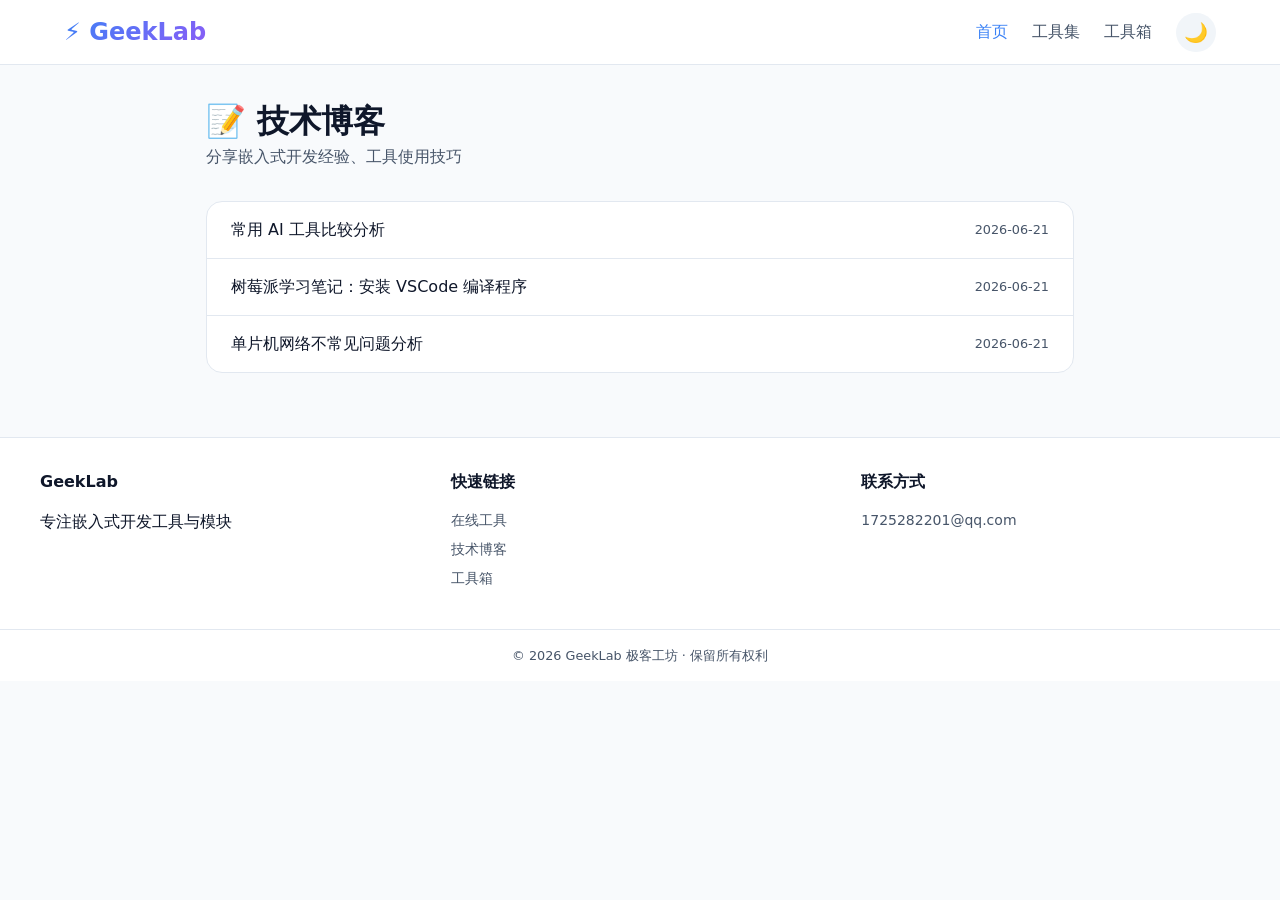
<file: index.html>
<!DOCTYPE html>
<html lang="zh-CN">
<head>
    <meta charset="UTF-8">
    <meta name="viewport" content="width=device-width, initial-scale=1.0, viewport-fit=cover">
    <meta name="description" content="GeekLab极客工坊 - 嵌入式开发技术博客，分享开发经验与工具使用技巧">
    <meta name="keywords" content="嵌入式,开发工具,技术博客,AI编程,树莓派,单片机">
    <meta name="author" content="GeekLab">
    <title>GeekLab极客工坊 | 技术博客</title>
    <link rel="icon" type="image/svg+xml" href="assets/images/logo.svg">
    <link rel="stylesheet" href="assets/css/style.css">
    <style>
        .blog-container { max-width: 900px; margin: 2rem auto; padding: 0 1rem; }
        .blog-list-page { background: var(--card-bg); border: 1px solid var(--border-color); border-radius: 1rem; overflow: hidden; }
        .blog-item { display: flex; justify-content: space-between; align-items: center; padding: 1rem 1.5rem; border-bottom: 1px solid var(--border-color); text-decoration: none; color: var(--text-primary); transition: background 0.2s; }
        .blog-item:last-child { border-bottom: none; }
        .blog-item:hover { background: var(--tool-bg); }
        .blog-title { font-weight: 500; }
        .blog-date { color: var(--text-secondary); font-size: 0.8rem; }
        .pagination { display: flex; justify-content: center; gap: 0.5rem; margin-top: 2rem; }
        .page-btn { padding: 0.5rem 1rem; background: var(--tool-bg); border: 1px solid var(--border-color); border-radius: 0.5rem; text-decoration: none; color: var(--text-primary); }
        .page-btn.active { background: var(--primary); color: white; border-color: var(--primary); }
    </style>
</head>
<body>
    <div class="navbar">
        <div class="container nav-content">
            <div class="logo">⚡ GeekLab</div>
            <div class="nav-links">
                <a href="index.html" class="active">首页</a>
                <a href="tools/hex-converter.html">工具集</a>
                <a href="tools.html">工具箱</a>
                <button class="theme-toggle" id="themeToggle" aria-label="切换主题">🌙</button>
            </div>
            <button class="mobile-menu-btn" id="mobileMenuBtn" aria-label="菜单">☰</button>
        </div>
    </div>

    <div class="blog-container">
        <h1>📝 技术博客</h1>
        <p style="color:var(--text-secondary); margin-bottom:2rem;">分享嵌入式开发经验、工具使用技巧</p>

        <div class="blog-list-page" id="blogList"></div>

        <div class="pagination" id="pagination"></div>
    </div>

    <footer>
        <div class="container footer-content">
            <div class="footer-section">
                <h4>GeekLab</h4>
                <p>专注嵌入式开发工具与模块</p>
            </div>
            <div class="footer-section">
                <h4>快速链接</h4>
                <a href="tools/hex-converter.html">在线工具</a>
                <a href="index.html">技术博客</a>
                <a href="tools.html">工具箱</a>
            </div>
            <div class="footer-section">
                <h4>联系方式</h4>
                <a href="mailto:1725282201@qq.com">1725282201@qq.com</a>
            </div>
        </div>
        <div class="footer-bottom">
            <div class="container">
                © 2026 GeekLab 极客工坊 · 保留所有权利
            </div>
        </div>
    </footer>

    <script src="assets/js/main.js"></script>
    <script>
        const blogPosts = [
            { title: "常用 AI 工具比较分析", date: "2026-06-21", url: "blog/posts/ai-debug-tools.html", category: "工具教程" },
            { title: "树莓派学习笔记：安装 VSCode 编译程序", date: "2026-06-21", url: "blog/posts/raspberry-pi-notes.html", category: "硬件开发" },
            { title: "单片机网络不常见问题分析", date: "2026-06-21", url: "blog/posts/mcu-network-issues.html", category: "编程技术" }
        ];

        const postsPerPage = 5;
        let currentPage = 1;

        function renderBlogList() {
            const start = (currentPage - 1) * postsPerPage;
            const end = start + postsPerPage;
            const pagePosts = blogPosts.slice(start, end);

            const container = document.getElementById('blogList');
            container.innerHTML = pagePosts.map(post => `
                <a href="${post.url}" class="blog-item">
                    <span class="blog-title">${post.title}</span>
                    <span class="blog-date">${post.date}</span>
                </a>
            `).join('');

            renderPagination();
        }

        function renderPagination() {
            const totalPages = Math.ceil(blogPosts.length / postsPerPage);
            const container = document.getElementById('pagination');
            if (totalPages <= 1) {
                container.innerHTML = '';
                return;
            }

            let html = '';
            for (let i = 1; i <= totalPages; i++) {
                html += `<a href="#" class="page-btn ${i === currentPage ? 'active' : ''}" data-page="${i}">${i}</a>`;
            }
            container.innerHTML = html;

            document.querySelectorAll('.page-btn').forEach(btn => {
                btn.addEventListener('click', (e) => {
                    e.preventDefault();
                    currentPage = parseInt(btn.getAttribute('data-page'));
                    renderBlogList();
                    window.scrollTo(0, 0);
                });
            });
        }

        renderBlogList();
    </script>
</body>
</html>
</file>
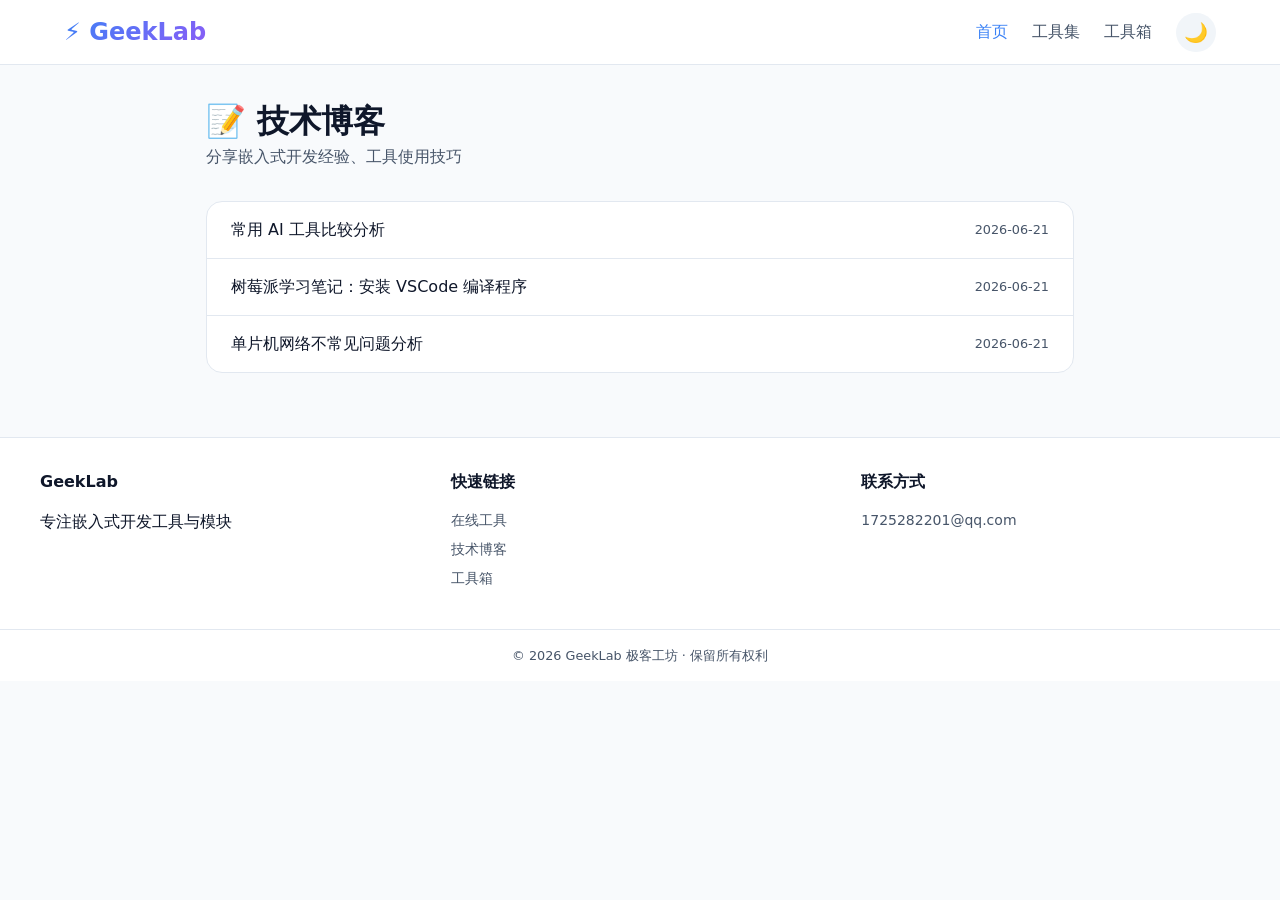
<file: blog/index.html>
<!DOCTYPE html>
<html lang="zh-CN">
<head>
    <meta charset="UTF-8">
    <meta http-equiv="refresh" content="0; url=../index.html">
    <link rel="canonical" href="../index.html">
    <title>跳转中... | GeekLab</title>
</head>
<body>
    <p>正在跳转到 <a href="../index.html">首页</a>...</p>
</body>
</html>
</file>
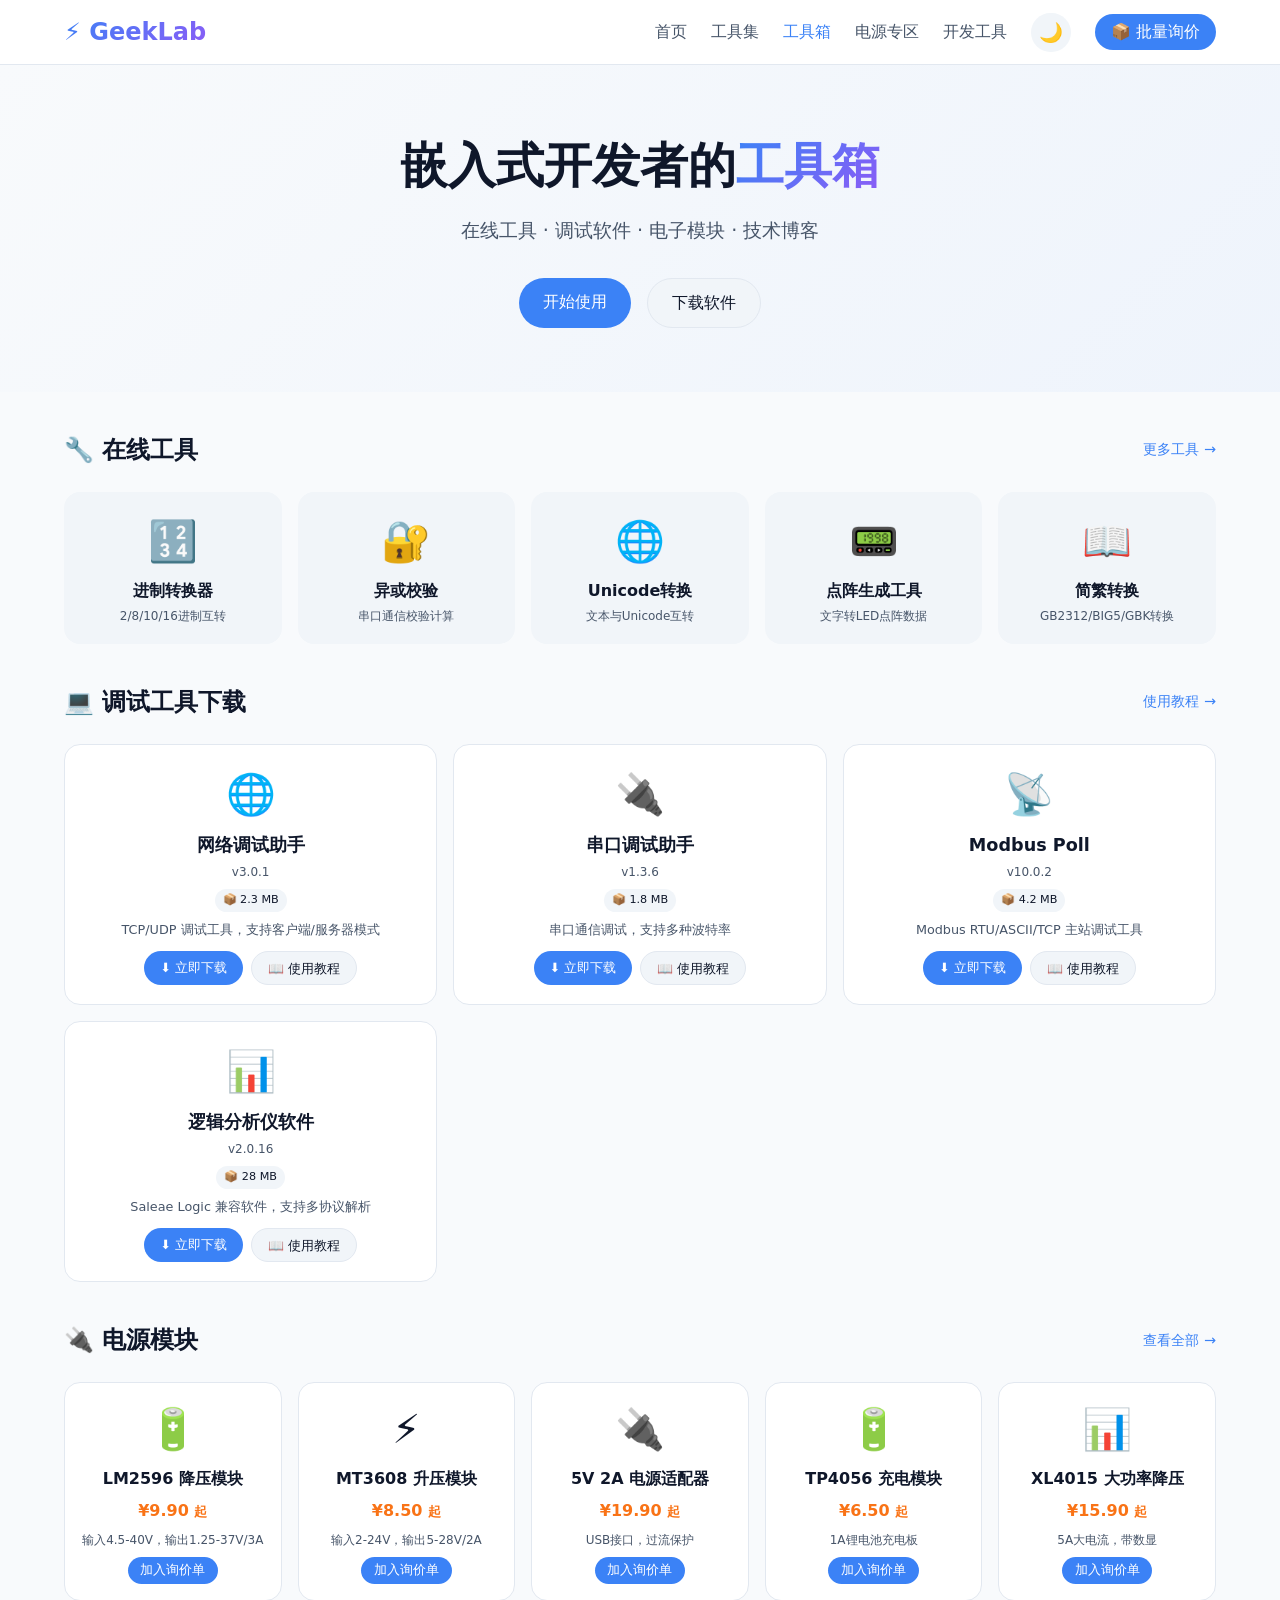
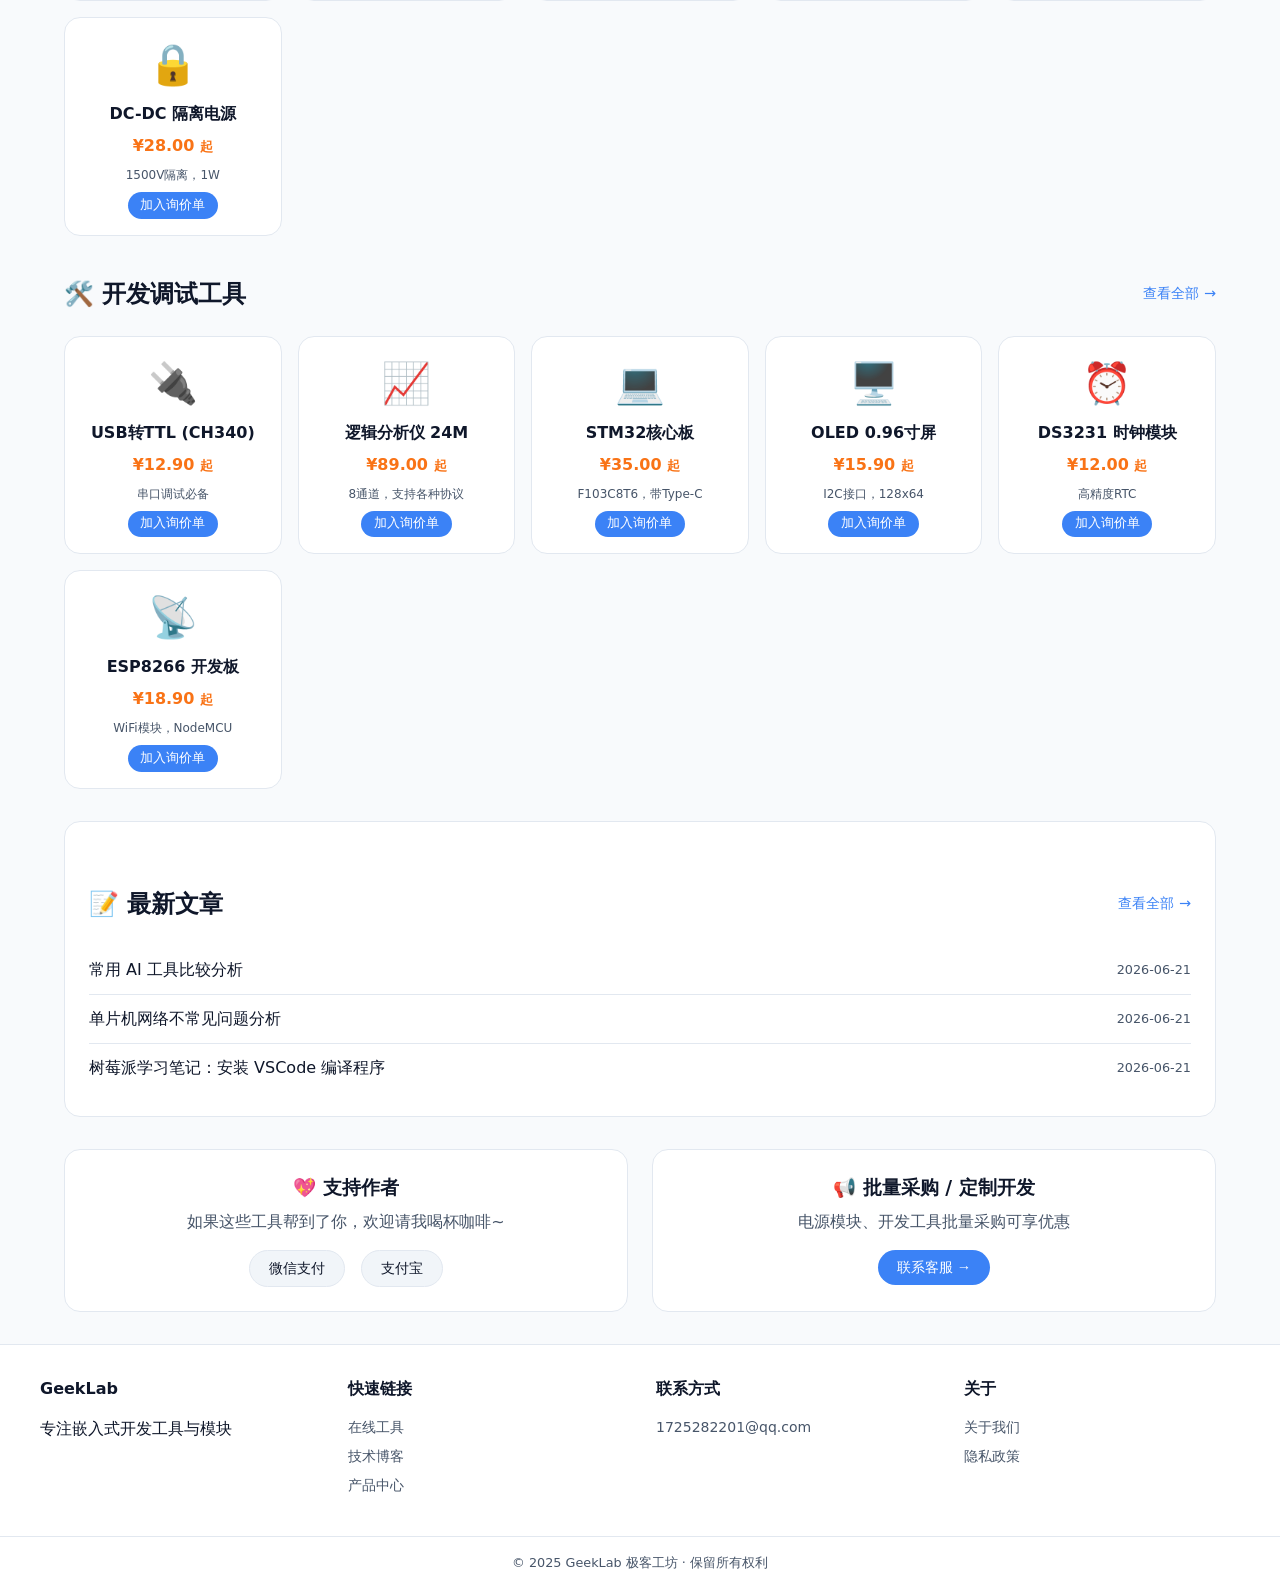
<file: tools.html>
<!DOCTYPE html>
<html lang="zh-CN">
<head>
    <meta charset="UTF-8">
    <meta name="viewport" content="width=device-width, initial-scale=1.0, viewport-fit=cover">
    <meta name="description" content="GeekLab极客工坊 - 嵌入式开发者的工具箱，提供在线转换工具、调试软件下载、电子模块销售">
    <meta name="keywords" content="嵌入式,开发工具,串口调试,进制转换,电源模块,STM32">
    <meta name="author" content="GeekLab">
    <title>GeekLab极客工坊 | 嵌入式开发工具与商城</title>
    <link rel="icon" type="image/svg+xml" href="assets/images/logo.svg">
    <link rel="stylesheet" href="assets/css/style.css">
</head>
<body>
    <div class="navbar">
        <div class="container nav-content">
            <div class="logo">⚡ GeekLab</div>
            <div class="nav-links">
                <a href="index.html">首页</a>
                <a href="tools/hex-converter.html">工具集</a>
                <a href="tools.html" class="active">工具箱</a>
                <a href="#products">电源专区</a>
                <a href="#dev-tools">开发工具</a>
                <button class="theme-toggle" id="themeToggle" aria-label="切换主题">🌙</button>
                <a href="#" class="sponsor-btn" id="inquiryBtn">📦 批量询价</a>
            </div>
            <button class="mobile-menu-btn" id="mobileMenuBtn" aria-label="菜单">☰</button>
        </div>
    </div>

    <main>
        <!-- Hero 区域 -->
        <section class="hero">
            <div class="container hero-content">
                <h1>嵌入式开发者的<span class="gradient-text">工具箱</span></h1>
                <p>在线工具 · 调试软件 · 电子模块 · 技术博客</p>
                <div class="hero-buttons">
                    <a href="#tools" class="btn-primary">开始使用</a>
                    <a href="#downloads" class="btn-secondary">下载软件</a>
                </div>
            </div>
        </section>

        <div class="container">
            <!-- 在线工具模块 -->
            <section id="tools">
                <div class="section-title">
                    <h2>🔧 在线工具</h2>
                    <a href="tools/hex-converter.html" class="section-link">更多工具 →</a>
                </div>
                <div class="tools-grid">
                    <a href="tools/hex-converter.html" class="tool-card">
                        <div class="tool-icon">🔢</div>
                        <div class="tool-name">进制转换器</div>
                        <div class="tool-desc">2/8/10/16进制互转</div>
                    </a>
                    <a href="tools/xor-check.html" class="tool-card">
                        <div class="tool-icon">🔐</div>
                        <div class="tool-name">异或校验</div>
                        <div class="tool-desc">串口通信校验计算</div>
                    </a>
                    <a href="tools/unicode.html" class="tool-card">
                        <div class="tool-icon">🌐</div>
                        <div class="tool-name">Unicode转换</div>
                        <div class="tool-desc">文本与Unicode互转</div>
                    </a>
                    <a href="tools/dot-matrix.html" class="tool-card">
                        <div class="tool-icon">📟</div>
                        <div class="tool-name">点阵生成工具</div>
                        <div class="tool-desc">文字转LED点阵数据</div>
                    </a>
                    <a href="tools/chinese-conv.html" class="tool-card">
                        <div class="tool-icon">📖</div>
                        <div class="tool-name">简繁转换</div>
                        <div class="tool-desc">GB2312/BIG5/GBK转换</div>
                    </a>
                </div>
            </section>

            <!-- 调试工具下载模块 -->
            <section id="downloads">
                <div class="section-title">
                    <h2>💻 调试工具下载</h2>
                    <a href="tutorial/index.html" class="section-link">使用教程 →</a>
                </div>
                <div class="download-grid" id="downloadTools"></div>
            </section>

            <!-- 电源模块 -->
            <section id="products">
                <div class="section-title">
                    <h2>🔌 电源模块</h2>
                    <a href="#" class="section-link">查看全部 →</a>
                </div>
                <div class="products-grid" id="powerProducts"></div>
            </section>

            <!-- 开发工具 -->
            <section id="dev-tools">
                <div class="section-title">
                    <h2>🛠️ 开发调试工具</h2>
                    <a href="#" class="section-link">查看全部 →</a>
                </div>
                <div class="products-grid" id="devProducts"></div>
            </section>

            <!-- 最新博客 -->
            <section class="blog-list">
                <div class="section-title">
                    <h2>📝 最新文章</h2>
                    <a href="index.html" class="section-link">查看全部 →</a>
                </div>
                <div id="blogList"></div>
            </section>

            <!-- 打赏 + 批量采购 -->
            <div class="action-row">
                <div class="card">
                    <h3>💖 支持作者</h3>
                    <p>如果这些工具帮到了你，欢迎请我喝杯咖啡~</p>
                    <div class="donate-buttons">
                        <button class="donate-btn" id="wechatBtn">微信支付</button>
                        <button class="donate-btn" id="alipayBtn">支付宝</button>
                    </div>
                </div>
                <div class="card">
                    <h3>📢 批量采购 / 定制开发</h3>
                    <p>电源模块、开发工具批量采购可享优惠</p>
                    <button id="batchInquiryBtn" class="ad-btn">联系客服 →</button>
                </div>
            </div>
        </div>
    </main>

    <footer>
        <div class="container footer-content">
            <div class="footer-section">
                <h4>GeekLab</h4>
                <p>专注嵌入式开发工具与模块</p>
            </div>
            <div class="footer-section">
                <h4>快速链接</h4>
                <a href="tools/index.html">在线工具</a>
                <a href="index.html">技术博客</a>
                <a href="#products">产品中心</a>
            </div>
            <div class="footer-section">
                <h4>联系方式</h4>
                <a href="mailto:1725282201@qq.com">1725282201@qq.com</a>
            </div>
            <div class="footer-section">
                <h4>关于</h4>
                <a href="#">关于我们</a>
                <a href="#">隐私政策</a>
            </div>
        </div>
        <div class="footer-bottom">
            <div class="container">
                © 2025 GeekLab 极客工坊 · 保留所有权利
            </div>
        </div>
    </footer>

    <!-- 询价弹窗 -->
    <div id="inquiryModal" class="modal">
        <div class="modal-content">
            <h3>📋 批量采购询价</h3>
            <input type="text" id="inquiryName" placeholder="您的姓名 / 公司">
            <input type="email" id="inquiryEmail" placeholder="电子邮箱">
            <textarea id="inquiryMsg" rows="3" placeholder="请说明需求（产品名称、数量等）"></textarea>
            <div class="modal-buttons">
                <button id="submitInquiry">提交询价</button>
                <button id="closeModal" class="secondary">取消</button>
            </div>
        </div>
    </div>

    <!-- 打赏弹窗 -->
    <div id="donateModal" class="modal">
        <div class="modal-content donate-modal">
            <h3>☕ 感谢支持</h3>
            <p>扫描下方二维码，请作者喝杯咖啡~</p>
            <div class="qr-codes">
                <div class="qr-item">
                    <img src="assets/images/wechat-qr.png" alt="微信收款码" class="qr-code" id="wechatQR">
                    <span>微信支付</span>
                </div>
                <div class="qr-item">
                    <img src="assets/images/alipay-qr.png" alt="支付宝收款码" class="qr-code" id="alipayQR">
                    <span>支付宝</span>
                </div>
            </div>
            <button id="closeDonateModal" class="close-btn">关闭</button>
        </div>
    </div>

    <script src="assets/js/main.js"></script>
</body>
</html>
</file>
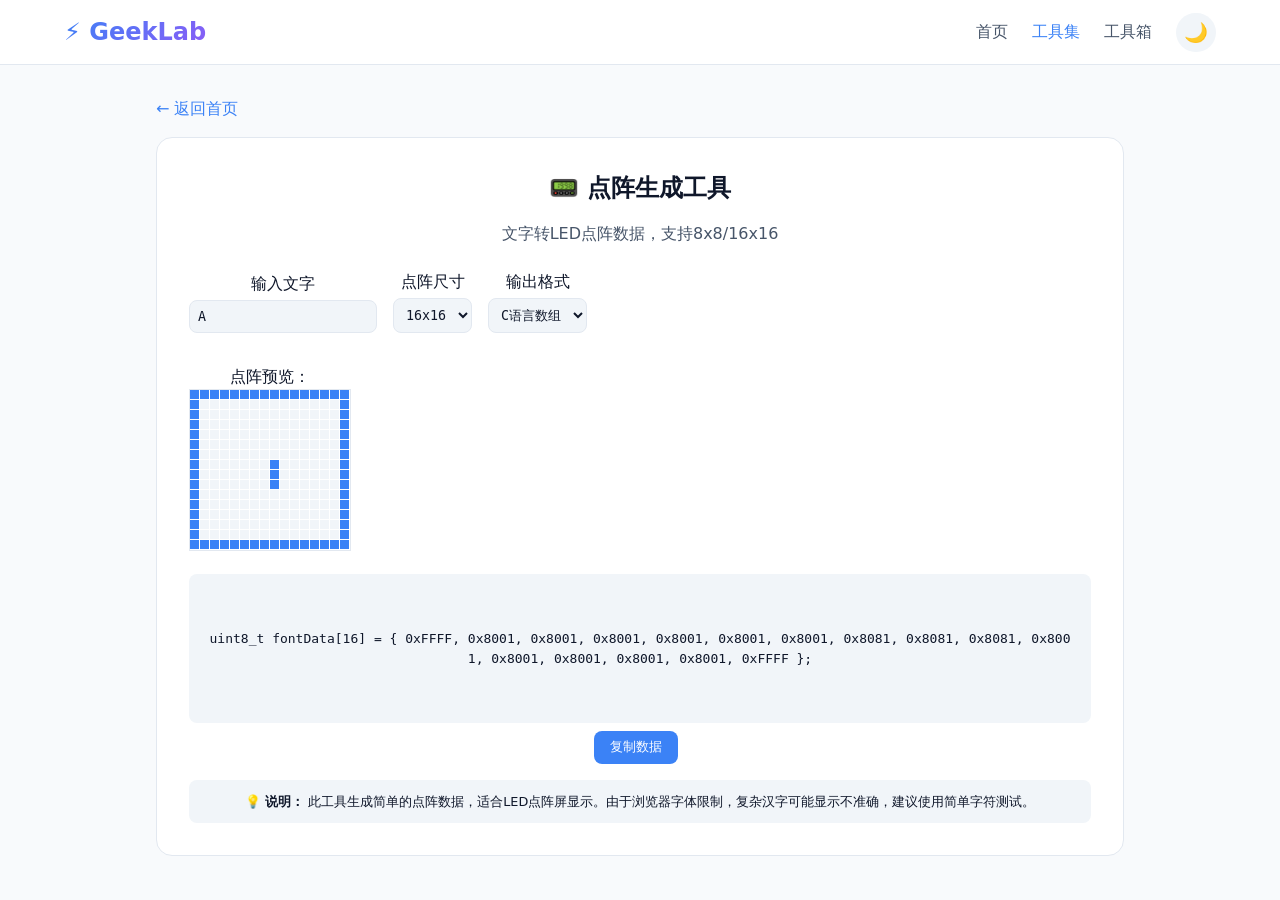
<file: tools/dot-matrix.html>
<!DOCTYPE html>
<html lang="zh-CN">
<head>
    <meta charset="UTF-8">
    <meta name="viewport" content="width=device-width, initial-scale=1.0">
    <title>点阵生成工具 | GeekLab</title>
    <link rel="icon" type="image/svg+xml" href="../assets/images/logo.svg">
    <link rel="stylesheet" href="../assets/css/style.css">
    <style>
        .tool-container { max-width: 1000px; margin: 2rem auto; padding: 0 1rem; }
        .tool-card { background: var(--card-bg); border: 1px solid var(--border-color); border-radius: 1rem; padding: 2rem; }
        .input-group { margin-bottom: 1rem; }
        .input-group label { display: block; margin-bottom: 0.25rem; font-weight: 500; }
        .input-group input, .input-group select { padding: 0.5rem; background: var(--tool-bg); border: 1px solid var(--border-color); border-radius: 0.5rem; color: var(--text-primary); }
        .row { display: flex; gap: 1rem; flex-wrap: wrap; margin-bottom: 1rem; align-items: flex-end; }
        .preview-area { display: flex; gap: 2rem; flex-wrap: wrap; margin: 1rem 0; }
        .dot-matrix { display: inline-block; background: var(--card-bg); border: 1px solid var(--border-color); padding: 0.5rem; }
        .dot-row { display: flex; }
        .dot { width: 20px; height: 20px; margin: 1px; background: var(--tool-bg); }
        .dot.on { background: var(--primary); }
        .output-area { background: var(--tool-bg); border-radius: 0.5rem; padding: 1rem; margin-top: 1rem; font-family: monospace; white-space: pre-wrap; word-break: break-all; }
        .btn-copy { background: var(--primary); color: white; border: none; padding: 0.5rem 1rem; border-radius: 0.5rem; cursor: pointer; margin-top: 0.5rem; }
        @media (max-width: 768px) {
            .dot { width: 12px; height: 12px; }
        }
    </style>
</head>
<body>
    <div class="navbar">
        <div class="container nav-content">
            <div class="logo">⚡ GeekLab</div>
            <div class="nav-links">
                <a href="../index.html">首页</a>
                <a href="hex-converter.html" class="active">工具集</a>
                <a href="../tools.html">工具箱</a>
                <button class="theme-toggle" id="themeToggle">🌙</button>
            </div>
            <button class="mobile-menu-btn">☰</button>
        </div>
    </div>

    <div class="tool-container">
        <a href="../index.html" class="back-link">← 返回首页</a>
        <div class="tool-card">
            <h1 class="tool-title">📟 点阵生成工具</h1>
            <p style="text-align:center; color:var(--text-secondary); margin-bottom:1.5rem;">文字转LED点阵数据，支持8x8/16x16</p>
            
            <div class="row">
                <div class="input-group">
                    <label>输入文字</label>
                    <input type="text" id="inputText" value="A" maxlength="2" placeholder="输入1-2个字符">
                </div>
                <div class="input-group">
                    <label>点阵尺寸</label>
                    <select id="matrixSize">
                        <option value="8">8x8</option>
                        <option value="16" selected>16x16</option>
                    </select>
                </div>
                <div class="input-group">
                    <label>输出格式</label>
                    <select id="outputFormat">
                        <option value="c">C语言数组</option>
                        <option value="hex">十六进制</option>
                        <option value="binary">二进制</option>
                    </select>
                </div>
            </div>
            
            <div class="preview-area">
                <div>
                    <div>点阵预览：</div>
                    <canvas id="dotCanvas" width="160" height="160" style="border:1px solid var(--border-color); background:var(--card-bg);"></canvas>
                </div>
            </div>
            
            <div class="output-area">
                <div id="outputData">-</div>
            </div>
            <button class="btn-copy" id="copyOutput">复制数据</button>
            
            <div style="margin-top:1rem; padding:0.75rem; background:var(--tool-bg); border-radius:0.5rem; font-size:0.8rem;">
                <strong>💡 说明：</strong> 此工具生成简单的点阵数据，适合LED点阵屏显示。由于浏览器字体限制，复杂汉字可能显示不准确，建议使用简单字符测试。
            </div>
        </div>
    </div>

    <script>
        const inputText = document.getElementById('inputText');
        const matrixSize = document.getElementById('matrixSize');
        const outputFormat = document.getElementById('outputFormat');
        const canvas = document.getElementById('dotCanvas');
        const outputData = document.getElementById('outputData');
        const copyBtn = document.getElementById('copyOutput');
        
        let ctx = canvas.getContext('2d');
        
        // 简化的字符点阵映射（仅演示，实际应用需要完整的字库）
        function getCharBitmap(char, size) {
            // 这是一个简化的演示函数，生成简单的图案
            const bitmap = [];
            const rows = size;
            const cols = size;
            
            // 根据字符生成简单图案
            const code = char.charCodeAt(0);
            
            for (let i = 0; i < rows; i++) {
                bitmap[i] = [];
                for (let j = 0; j < cols; j++) {
                    // 用伪随机但确定的方式生成图案
                    const val = (code * (i + 1) * (j + 1)) % 256;
                    bitmap[i][j] = val > 128 ? 1 : 0;
                }
            }
            
            // 为字母生成更有意义的图案
            if (char >= 'A' && char <= 'Z') {
                const letterIndex = char.charCodeAt(0) - 65;
                for (let i = 0; i < rows; i++) {
                    for (let j = 0; j < cols; j++) {
                        // 简单的轮廓效果
                        if (i === 0 || i === rows-1 || j === 0 || j === cols-1) {
                            bitmap[i][j] = 1;
                        } else {
                            bitmap[i][j] = 0;
                        }
                    }
                }
                // 在中间画一个简单的形状
                const center = Math.floor(rows/2);
                bitmap[center][center] = 1;
                bitmap[center-1][center] = 1;
                bitmap[center+1][center] = 1;
            }
            
            return bitmap;
        }
        
        function drawDotMatrix(bitmap, size) {
            canvas.width = size * 10;
            canvas.height = size * 10;
            ctx.fillStyle = getComputedStyle(document.documentElement).getPropertyValue('--card-bg');
            ctx.fillRect(0, 0, canvas.width, canvas.height);
            
            const cellSize = canvas.width / size;
            
            for (let i = 0; i < size; i++) {
                for (let j = 0; j < size; j++) {
                    if (bitmap[i] && bitmap[i][j]) {
                        ctx.fillStyle = getComputedStyle(document.documentElement).getPropertyValue('--primary');
                        ctx.fillRect(j * cellSize, i * cellSize, cellSize - 1, cellSize - 1);
                    } else {
                        ctx.fillStyle = getComputedStyle(document.documentElement).getPropertyValue('--tool-bg');
                        ctx.fillRect(j * cellSize, i * cellSize, cellSize - 1, cellSize - 1);
                    }
                }
            }
        }
        
        function bitmapToArray(bitmap, format, size) {
            const bytes = [];
            for (let i = 0; i < size; i++) {
                let byte = 0;
                for (let j = 0; j < size; j++) {
                    if (bitmap[i] && bitmap[i][j]) {
                        byte |= (1 << (size - 1 - j));
                    }
                }
                bytes.push(byte);
            }
            
            if (format === 'hex') {
                return bytes.map(b => '0x' + b.toString(16).toUpperCase().padStart(2, '0')).join(', ');
            } else if (format === 'binary') {
                return bytes.map(b => b.toString(2).padStart(size, '0')).join(', ');
            } else {
                return `uint8_t fontData[${size}] = { ${bytes.map(b => '0x' + b.toString(16).toUpperCase().padStart(2, '0')).join(', ')} };`;
            }
        }
        
        function generate() {
            let text = inputText.value;
            if (!text) text = 'A';
            const size = parseInt(matrixSize.value);
            const format = outputFormat.value;
            
            const char = text[0];
            const bitmap = getCharBitmap(char, size);
            drawDotMatrix(bitmap, size);
            
            const result = bitmapToArray(bitmap, format, size);
            outputData.textContent = result;
        }
        
        inputText.addEventListener('input', generate);
        matrixSize.addEventListener('change', generate);
        outputFormat.addEventListener('change', generate);
        
        copyBtn.addEventListener('click', () => {
            const text = outputData.textContent;
            if (text && text !== '-') {
                navigator.clipboard.writeText(text);
                alert('已复制');
            }
        });
        
        generate();
    </script>
</body>
</html>
</file>
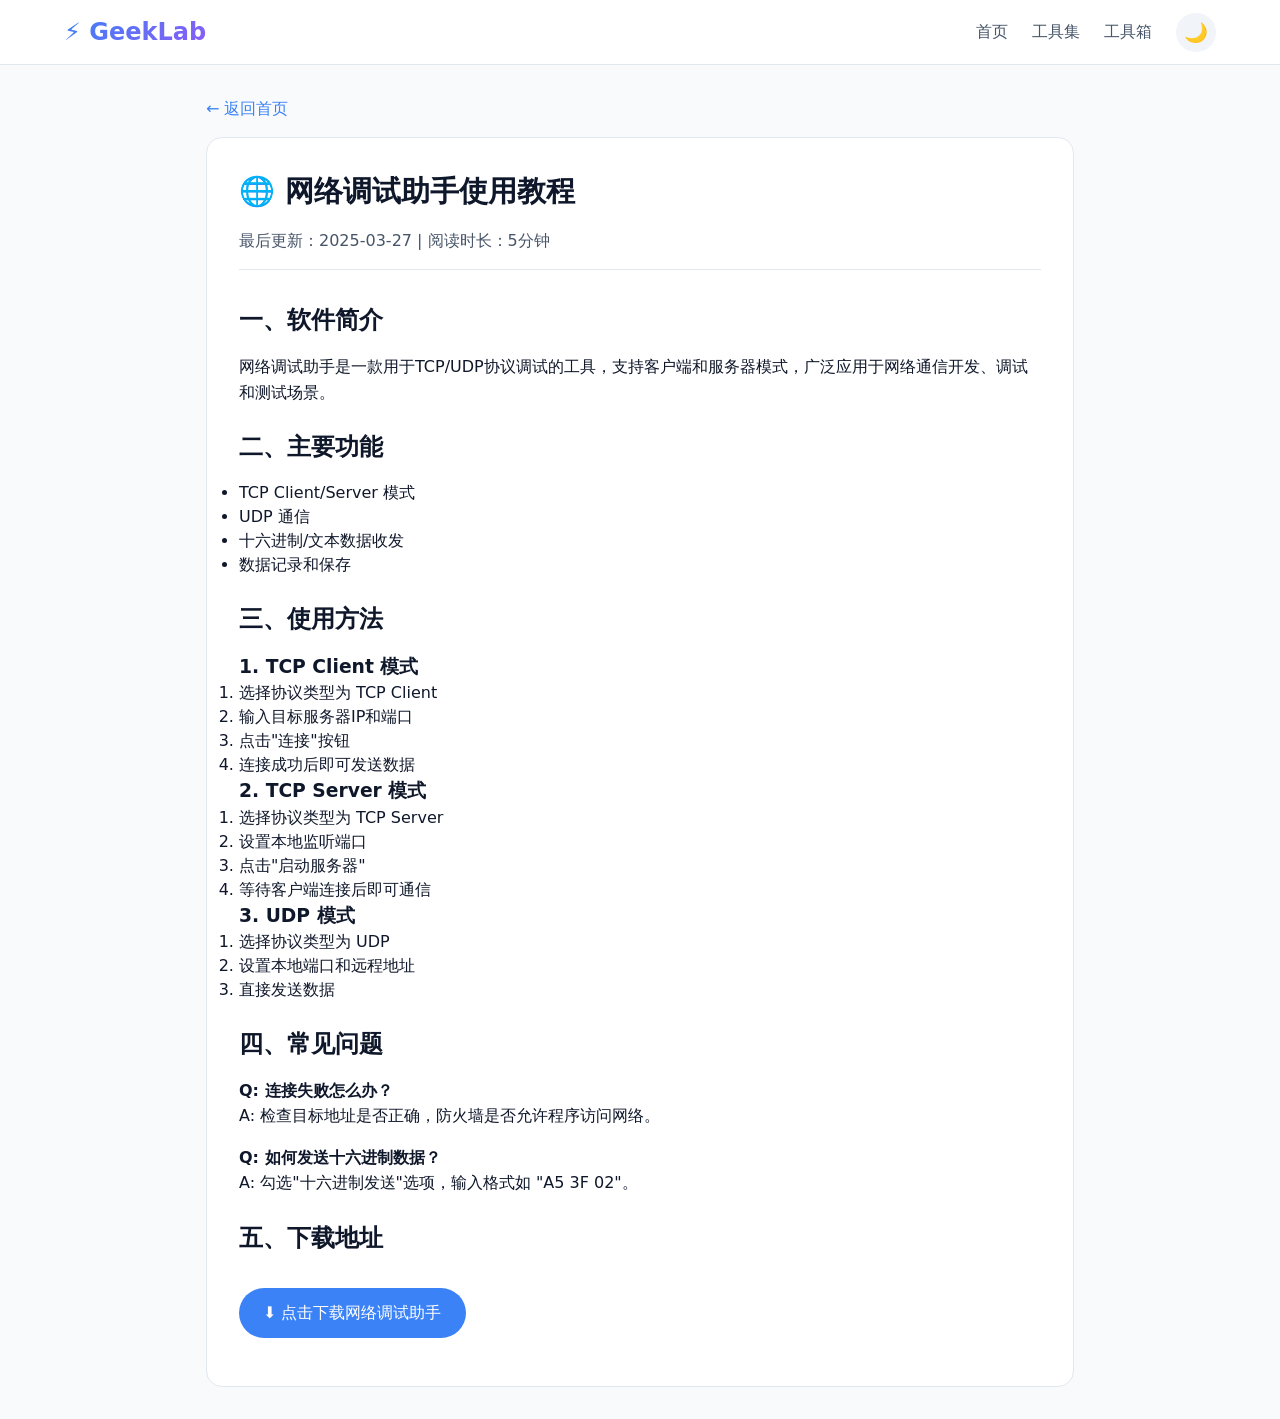
<file: tutorial/net-assist.html>
<!DOCTYPE html>
<html lang="zh-CN">
<head>
    <meta charset="UTF-8">
    <meta name="viewport" content="width=device-width, initial-scale=1.0">
    <title>网络调试助手使用教程 | GeekLab</title>
    <link rel="stylesheet" href="../assets/css/style.css">
    <style>
        .tutorial-container { max-width: 900px; margin: 2rem auto; padding: 0 1rem; }
        .tutorial-card { background: var(--card-bg); border: 1px solid var(--border-color); border-radius: 1rem; padding: 2rem; }
        .tutorial-title { font-size: 1.8rem; margin-bottom: 1rem; }
        .tutorial-meta { color: var(--text-secondary); margin-bottom: 2rem; padding-bottom: 1rem; border-bottom: 1px solid var(--border-color); }
        .tutorial-content h2 { margin: 1.5rem 0 1rem; }
        .tutorial-content p { margin: 1rem 0; line-height: 1.6; }
        .tutorial-content pre { background: var(--tool-bg); padding: 1rem; border-radius: 0.5rem; overflow-x: auto; margin: 1rem 0; }
        .tutorial-content img { max-width: 100%; border-radius: 0.5rem; }
    </style>
</head>
<body>
    <div class="navbar">
        <div class="container nav-content">
            <div class="logo">⚡ GeekLab</div>
            <div class="nav-links">
                <a href="../index.html">首页</a>
                <a href="../tools/hex-converter.html">工具集</a>
                <a href="../tools.html">工具箱</a>
                <button class="theme-toggle" id="themeToggle">🌙</button>
            </div>
            <button class="mobile-menu-btn">☰</button>
        </div>
    </div>

    <div class="tutorial-container">
        <a href="../index.html" class="back-link">← 返回首页</a>
        <div class="tutorial-card">
            <h1 class="tutorial-title">🌐 网络调试助手使用教程</h1>
            <div class="tutorial-meta">最后更新：2025-03-27 | 阅读时长：5分钟</div>
            <div class="tutorial-content">
                <h2>一、软件简介</h2>
                <p>网络调试助手是一款用于TCP/UDP协议调试的工具，支持客户端和服务器模式，广泛应用于网络通信开发、调试和测试场景。</p>
                
                <h2>二、主要功能</h2>
                <ul>
                    <li>TCP Client/Server 模式</li>
                    <li>UDP 通信</li>
                    <li>十六进制/文本数据收发</li>
                    <li>数据记录和保存</li>
                </ul>
                
                <h2>三、使用方法</h2>
                <h3>1. TCP Client 模式</h3>
                <ol>
                    <li>选择协议类型为 TCP Client</li>
                    <li>输入目标服务器IP和端口</li>
                    <li>点击"连接"按钮</li>
                    <li>连接成功后即可发送数据</li>
                </ol>
                
                <h3>2. TCP Server 模式</h3>
                <ol>
                    <li>选择协议类型为 TCP Server</li>
                    <li>设置本地监听端口</li>
                    <li>点击"启动服务器"</li>
                    <li>等待客户端连接后即可通信</li>
                </ol>
                
                <h3>3. UDP 模式</h3>
                <ol>
                    <li>选择协议类型为 UDP</li>
                    <li>设置本地端口和远程地址</li>
                    <li>直接发送数据</li>
                </ol>
                
                <h2>四、常见问题</h2>
                <p><strong>Q: 连接失败怎么办？</strong><br>
                A: 检查目标地址是否正确，防火墙是否允许程序访问网络。</p>
                <p><strong>Q: 如何发送十六进制数据？</strong><br>
                A: 勾选"十六进制发送"选项，输入格式如 "A5 3F 02"。</p>
                
                <h2>五、下载地址</h2>
                <p><a href="../downloads/NetAssist.exe" class="btn-primary" style="display:inline-block; margin-top:1rem;">⬇️ 点击下载网络调试助手</a></p>
            </div>
        </div>
    </div>

    <script src="../assets/js/main.js"></script>
</body>
</html>
</file>
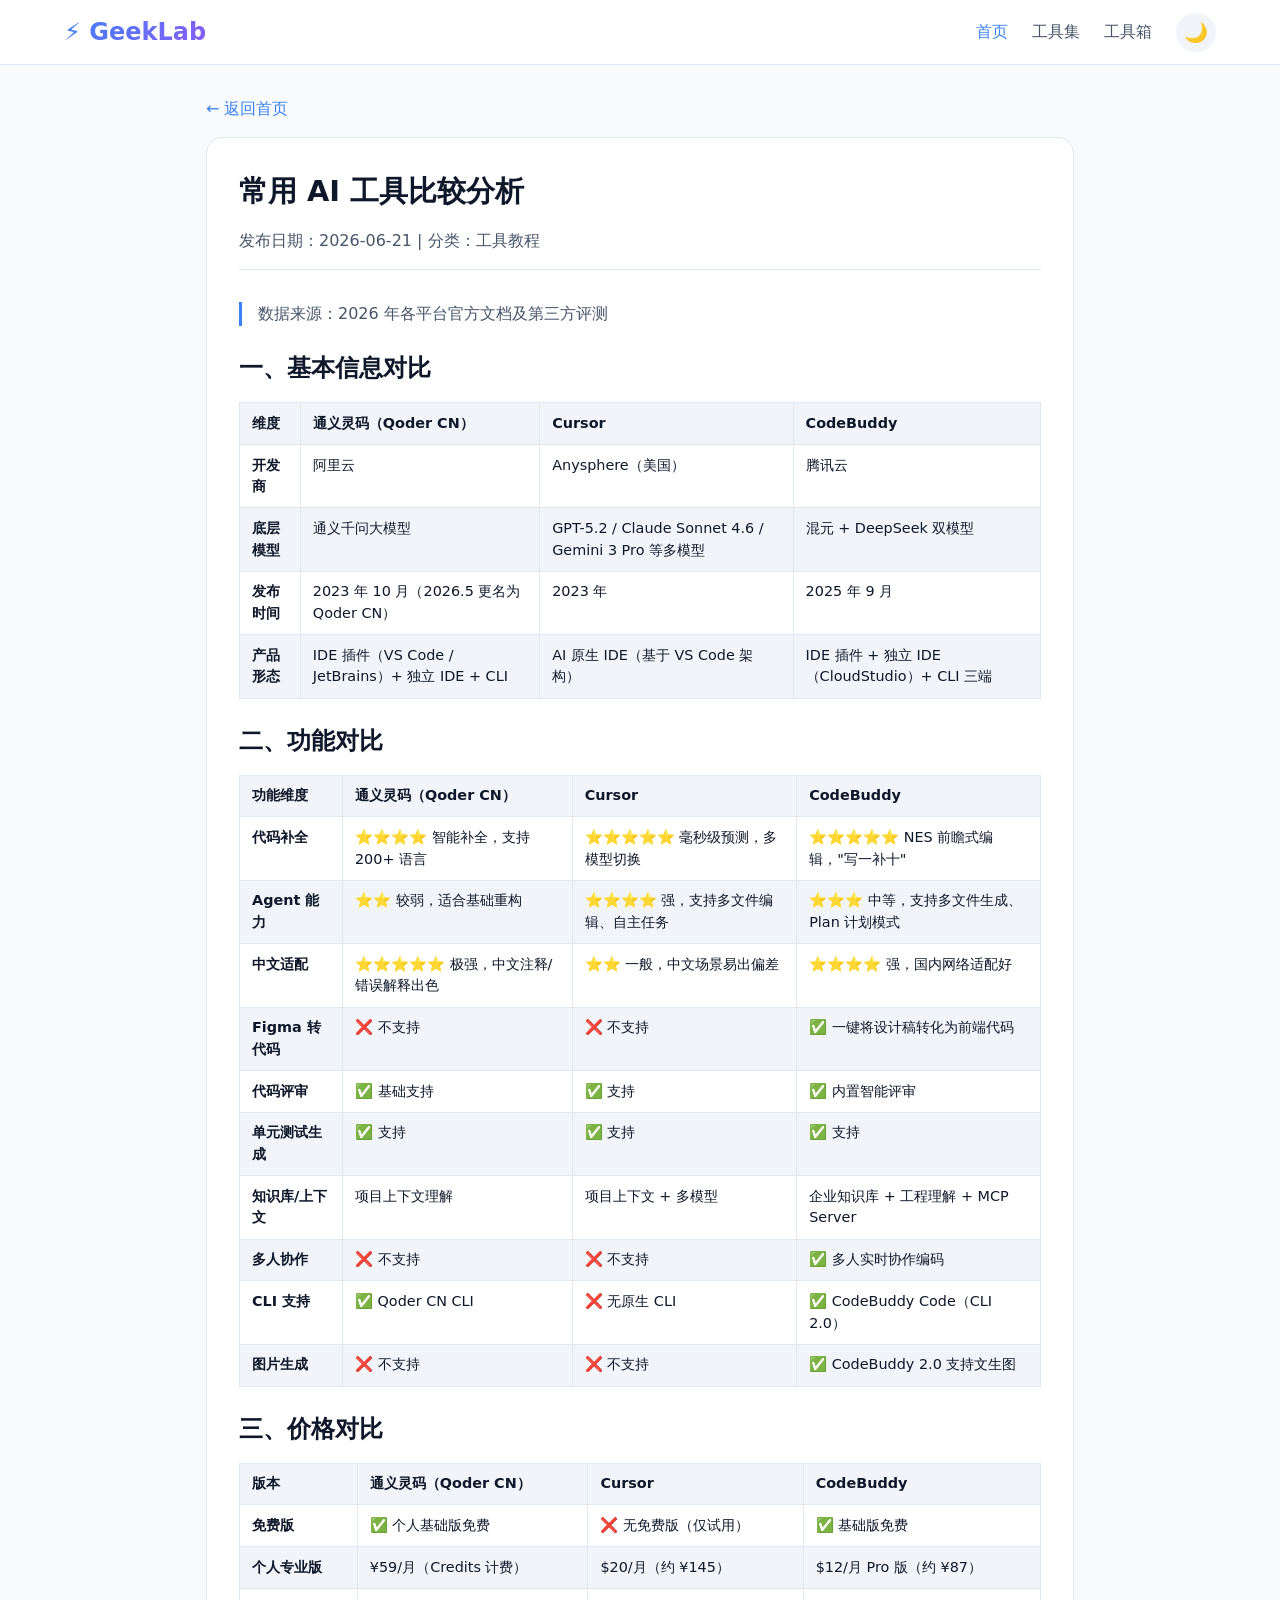
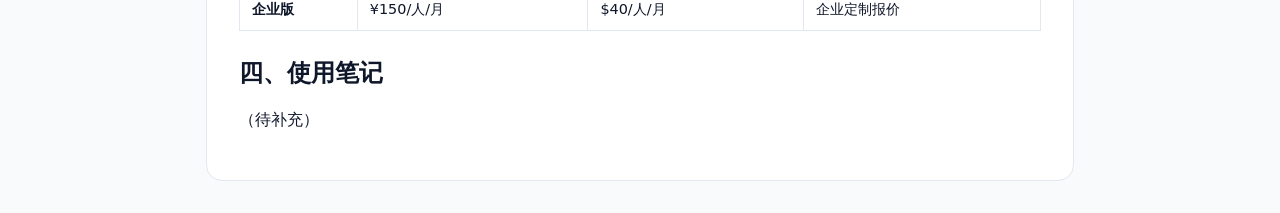
<file: blog/posts/ai-debug-tools.html>
<!DOCTYPE html>
<html lang="zh-CN">
<head>
    <meta charset="UTF-8">
    <meta name="viewport" content="width=device-width, initial-scale=1.0">
    <title>常用 AI 工具比较分析 | GeekLab</title>
    <link rel="stylesheet" href="../../assets/css/style.css">
    <style>
        .article-container { max-width: 900px; margin: 2rem auto; padding: 0 1rem; }
        .article-card { background: var(--card-bg); border: 1px solid var(--border-color); border-radius: 1rem; padding: 2rem; }
        .article-title { font-size: 1.8rem; margin-bottom: 1rem; }
        .article-meta { color: var(--text-secondary); margin-bottom: 2rem; padding-bottom: 1rem; border-bottom: 1px solid var(--border-color); }
        .article-content h2 { margin: 1.5rem 0 1rem; }
        .article-content p { margin: 1rem 0; line-height: 1.6; }
        .article-content blockquote { color: var(--text-secondary); border-left: 3px solid var(--primary); padding-left: 1rem; margin: 1rem 0; }
        .article-content table { width: 100%; border-collapse: collapse; margin: 1rem 0; font-size: 0.9rem; }
        .article-content th, .article-content td { border: 1px solid var(--border-color); padding: 0.6rem 0.75rem; text-align: left; vertical-align: top; }
        .article-content th { background: var(--tool-bg); font-weight: 600; }
        .article-content tr:nth-child(even) { background: var(--tool-bg); }
        @media (max-width: 768px) {
            .article-content table { display: block; overflow-x: auto; }
        }
    </style>
</head>
<body>
    <div class="navbar">
        <div class="container nav-content">
            <div class="logo">⚡ GeekLab</div>
            <div class="nav-links">
                <a href="../../index.html" class="active">首页</a>
                <a href="../../tools/hex-converter.html">工具集</a>
                <a href="../../tools.html">工具箱</a>
                <button class="theme-toggle" id="themeToggle">🌙</button>
            </div>
            <button class="mobile-menu-btn" id="mobileMenuBtn" aria-label="菜单">☰</button>
        </div>
    </div>

    <div class="article-container">
        <a href="../../index.html" class="back-link">← 返回首页</a>
        <div class="article-card">
            <h1 class="article-title">常用 AI 工具比较分析</h1>
            <div class="article-meta">发布日期：2026-06-21 | 分类：工具教程</div>
            <div class="article-content">
                <blockquote>数据来源：2026 年各平台官方文档及第三方评测</blockquote>

                <h2>一、基本信息对比</h2>
                <table>
                    <thead>
                        <tr>
                            <th>维度</th>
                            <th>通义灵码（Qoder CN）</th>
                            <th>Cursor</th>
                            <th>CodeBuddy</th>
                        </tr>
                    </thead>
                    <tbody>
                        <tr>
                            <td><strong>开发商</strong></td>
                            <td>阿里云</td>
                            <td>Anysphere（美国）</td>
                            <td>腾讯云</td>
                        </tr>
                        <tr>
                            <td><strong>底层模型</strong></td>
                            <td>通义千问大模型</td>
                            <td>GPT-5.2 / Claude Sonnet 4.6 / Gemini 3 Pro 等多模型</td>
                            <td>混元 + DeepSeek 双模型</td>
                        </tr>
                        <tr>
                            <td><strong>发布时间</strong></td>
                            <td>2023 年 10 月（2026.5 更名为 Qoder CN）</td>
                            <td>2023 年</td>
                            <td>2025 年 9 月</td>
                        </tr>
                        <tr>
                            <td><strong>产品形态</strong></td>
                            <td>IDE 插件（VS Code / JetBrains）+ 独立 IDE + CLI</td>
                            <td>AI 原生 IDE（基于 VS Code 架构）</td>
                            <td>IDE 插件 + 独立 IDE（CloudStudio）+ CLI 三端</td>
                        </tr>
                    </tbody>
                </table>

                <h2>二、功能对比</h2>
                <table>
                    <thead>
                        <tr>
                            <th>功能维度</th>
                            <th>通义灵码（Qoder CN）</th>
                            <th>Cursor</th>
                            <th>CodeBuddy</th>
                        </tr>
                    </thead>
                    <tbody>
                        <tr>
                            <td><strong>代码补全</strong></td>
                            <td>⭐⭐⭐⭐ 智能补全，支持 200+ 语言</td>
                            <td>⭐⭐⭐⭐⭐ 毫秒级预测，多模型切换</td>
                            <td>⭐⭐⭐⭐⭐ NES 前瞻式编辑，"写一补十"</td>
                        </tr>
                        <tr>
                            <td><strong>Agent 能力</strong></td>
                            <td>⭐⭐ 较弱，适合基础重构</td>
                            <td>⭐⭐⭐⭐ 强，支持多文件编辑、自主任务</td>
                            <td>⭐⭐⭐ 中等，支持多文件生成、Plan 计划模式</td>
                        </tr>
                        <tr>
                            <td><strong>中文适配</strong></td>
                            <td>⭐⭐⭐⭐⭐ 极强，中文注释/错误解释出色</td>
                            <td>⭐⭐ 一般，中文场景易出偏差</td>
                            <td>⭐⭐⭐⭐ 强，国内网络适配好</td>
                        </tr>
                        <tr>
                            <td><strong>Figma 转代码</strong></td>
                            <td>❌ 不支持</td>
                            <td>❌ 不支持</td>
                            <td>✅ 一键将设计稿转化为前端代码</td>
                        </tr>
                        <tr>
                            <td><strong>代码评审</strong></td>
                            <td>✅ 基础支持</td>
                            <td>✅ 支持</td>
                            <td>✅ 内置智能评审</td>
                        </tr>
                        <tr>
                            <td><strong>单元测试生成</strong></td>
                            <td>✅ 支持</td>
                            <td>✅ 支持</td>
                            <td>✅ 支持</td>
                        </tr>
                        <tr>
                            <td><strong>知识库/上下文</strong></td>
                            <td>项目上下文理解</td>
                            <td>项目上下文 + 多模型</td>
                            <td>企业知识库 + 工程理解 + MCP Server</td>
                        </tr>
                        <tr>
                            <td><strong>多人协作</strong></td>
                            <td>❌ 不支持</td>
                            <td>❌ 不支持</td>
                            <td>✅ 多人实时协作编码</td>
                        </tr>
                        <tr>
                            <td><strong>CLI 支持</strong></td>
                            <td>✅ Qoder CN CLI</td>
                            <td>❌ 无原生 CLI</td>
                            <td>✅ CodeBuddy Code（CLI 2.0）</td>
                        </tr>
                        <tr>
                            <td><strong>图片生成</strong></td>
                            <td>❌ 不支持</td>
                            <td>❌ 不支持</td>
                            <td>✅ CodeBuddy 2.0 支持文生图</td>
                        </tr>
                    </tbody>
                </table>

                <h2>三、价格对比</h2>
                <table>
                    <thead>
                        <tr>
                            <th>版本</th>
                            <th>通义灵码（Qoder CN）</th>
                            <th>Cursor</th>
                            <th>CodeBuddy</th>
                        </tr>
                    </thead>
                    <tbody>
                        <tr>
                            <td><strong>免费版</strong></td>
                            <td>✅ 个人基础版免费</td>
                            <td>❌ 无免费版（仅试用）</td>
                            <td>✅ 基础版免费</td>
                        </tr>
                        <tr>
                            <td><strong>个人专业版</strong></td>
                            <td>¥59/月（Credits 计费）</td>
                            <td>$20/月（约 ¥145）</td>
                            <td>$12/月 Pro 版（约 ¥87）</td>
                        </tr>
                        <tr>
                            <td><strong>企业版</strong></td>
                            <td>¥150/人/月</td>
                            <td>$40/人/月</td>
                            <td>企业定制报价</td>
                        </tr>
                    </tbody>
                </table>

                <h2>四、使用笔记</h2>
                <p>（待补充）</p>
            </div>
        </div>
    </div>

    <script src="../../assets/js/main.js"></script>
</body>
</html>
</file>
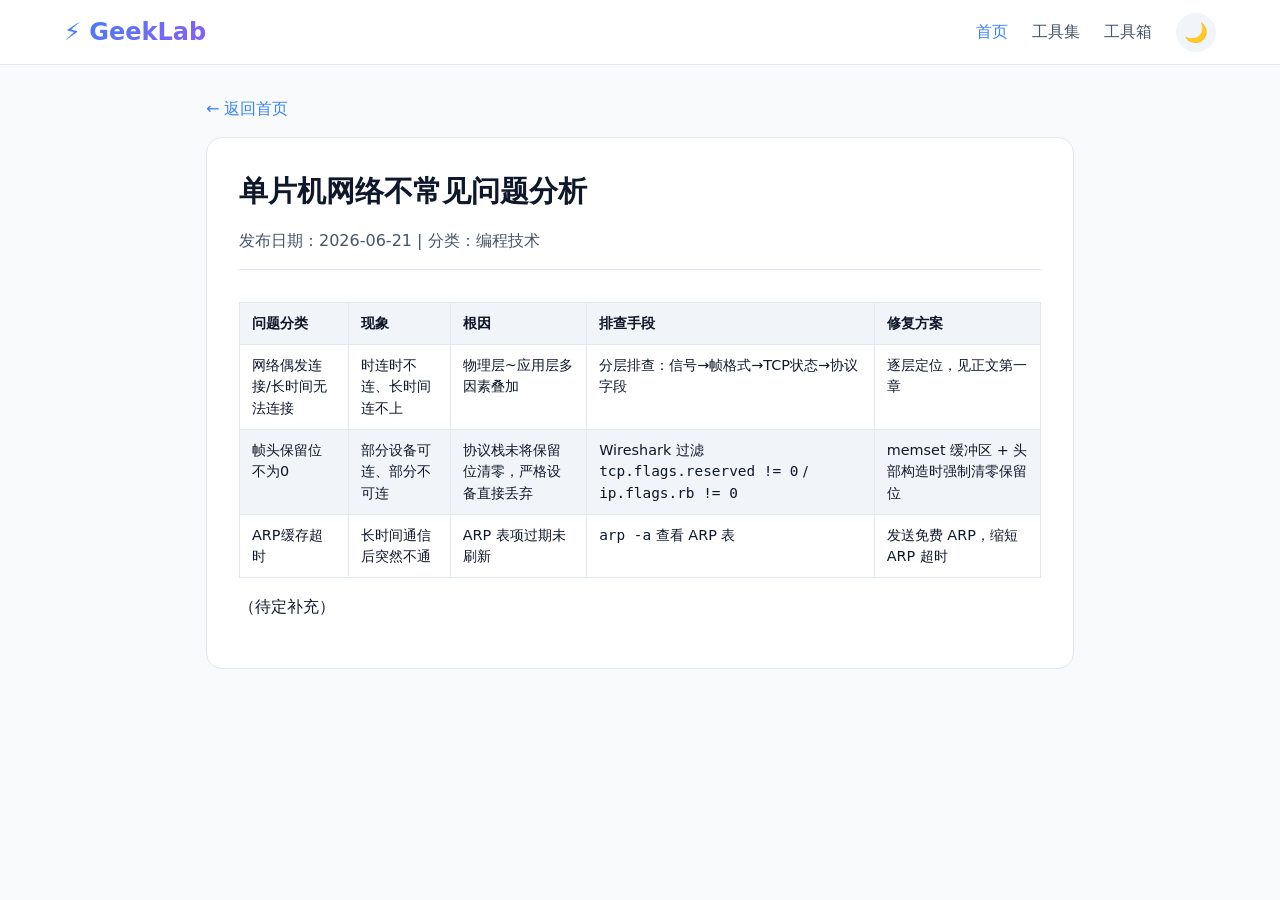
<file: blog/posts/mcu-network-issues.html>
<!DOCTYPE html>
<html lang="zh-CN">
<head>
    <meta charset="UTF-8">
    <meta name="viewport" content="width=device-width, initial-scale=1.0">
    <title>单片机网络不常见问题分析 | GeekLab</title>
    <link rel="stylesheet" href="../../assets/css/style.css">
    <style>
        .article-container { max-width: 900px; margin: 2rem auto; padding: 0 1rem; }
        .article-card { background: var(--card-bg); border: 1px solid var(--border-color); border-radius: 1rem; padding: 2rem; }
        .article-title { font-size: 1.8rem; margin-bottom: 1rem; }
        .article-meta { color: var(--text-secondary); margin-bottom: 2rem; padding-bottom: 1rem; border-bottom: 1px solid var(--border-color); }
        .article-content h2 { margin: 1.5rem 0 1rem; }
        .article-content p { margin: 1rem 0; line-height: 1.6; }
        .article-content table { width: 100%; border-collapse: collapse; margin: 1rem 0; font-size: 0.9rem; }
        .article-content th, .article-content td { border: 1px solid var(--border-color); padding: 0.6rem 0.75rem; text-align: left; vertical-align: top; }
        .article-content th { background: var(--tool-bg); font-weight: 600; }
        .article-content tr:nth-child(even) { background: var(--tool-bg); }
        @media (max-width: 768px) {
            .article-content table { display: block; overflow-x: auto; }
        }
    </style>
</head>
<body>
    <div class="navbar">
        <div class="container nav-content">
            <div class="logo">⚡ GeekLab</div>
            <div class="nav-links">
                <a href="../../index.html" class="active">首页</a>
                <a href="../../tools/hex-converter.html">工具集</a>
                <a href="../../tools.html">工具箱</a>
                <button class="theme-toggle" id="themeToggle">🌙</button>
            </div>
            <button class="mobile-menu-btn" id="mobileMenuBtn" aria-label="菜单">☰</button>
        </div>
    </div>

    <div class="article-container">
        <a href="../../index.html" class="back-link">← 返回首页</a>
        <div class="article-card">
            <h1 class="article-title">单片机网络不常见问题分析</h1>
            <div class="article-meta">发布日期：2026-06-21 | 分类：编程技术</div>
            <div class="article-content">
                <table>
                    <thead>
                        <tr>
                            <th>问题分类</th>
                            <th>现象</th>
                            <th>根因</th>
                            <th>排查手段</th>
                            <th>修复方案</th>
                        </tr>
                    </thead>
                    <tbody>
                        <tr>
                            <td>网络偶发连接/长时间无法连接</td>
                            <td>时连时不连、长时间连不上</td>
                            <td>物理层~应用层多因素叠加</td>
                            <td>分层排查：信号→帧格式→TCP状态→协议字段</td>
                            <td>逐层定位，见正文第一章</td>
                        </tr>
                        <tr>
                            <td>帧头保留位不为0</td>
                            <td>部分设备可连、部分不可连</td>
                            <td>协议栈未将保留位清零，严格设备直接丢弃</td>
                            <td>Wireshark 过滤 <code>tcp.flags.reserved != 0</code> / <code>ip.flags.rb != 0</code></td>
                            <td>memset 缓冲区 + 头部构造时强制清零保留位</td>
                        </tr>
                        <tr>
                            <td>ARP缓存超时</td>
                            <td>长时间通信后突然不通</td>
                            <td>ARP 表项过期未刷新</td>
                            <td><code>arp -a</code> 查看 ARP 表</td>
                            <td>发送免费 ARP，缩短 ARP 超时</td>
                        </tr>
                    </tbody>
                </table>
                <p>（待定补充）</p>
            </div>
        </div>
    </div>

    <script src="../../assets/js/main.js"></script>
</body>
</html>
</file>
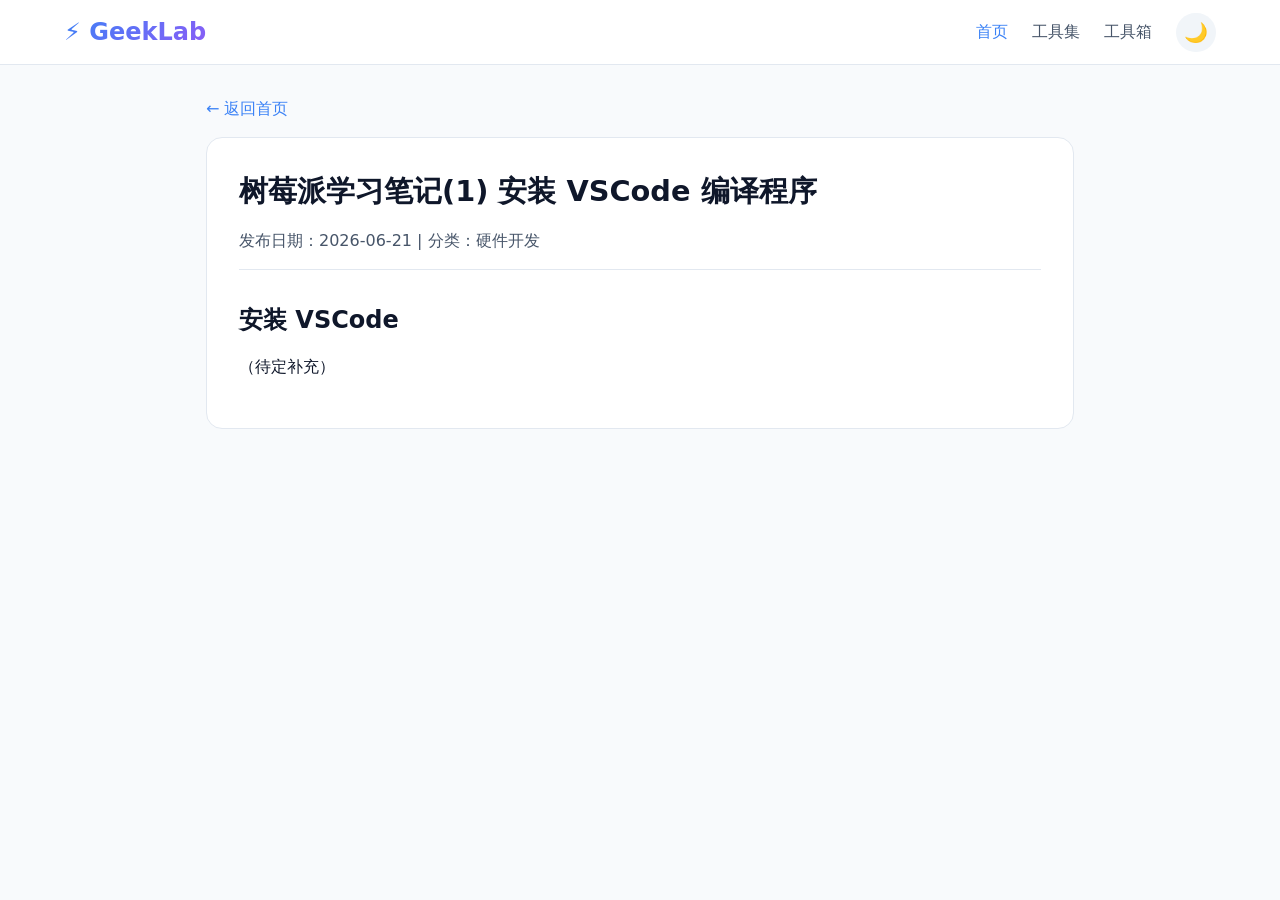
<file: blog/posts/raspberry-pi-notes.html>
<!DOCTYPE html>
<html lang="zh-CN">
<head>
    <meta charset="UTF-8">
    <meta name="viewport" content="width=device-width, initial-scale=1.0">
    <title>树莓派学习笔记：安装 VSCode 编译程序 | GeekLab</title>
    <link rel="stylesheet" href="../../assets/css/style.css">
    <style>
        .article-container { max-width: 900px; margin: 2rem auto; padding: 0 1rem; }
        .article-card { background: var(--card-bg); border: 1px solid var(--border-color); border-radius: 1rem; padding: 2rem; }
        .article-title { font-size: 1.8rem; margin-bottom: 1rem; }
        .article-meta { color: var(--text-secondary); margin-bottom: 2rem; padding-bottom: 1rem; border-bottom: 1px solid var(--border-color); }
        .article-content h2 { margin: 1.5rem 0 1rem; }
        .article-content p { margin: 1rem 0; line-height: 1.6; }
        .article-content pre { background: var(--tool-bg); padding: 1rem; border-radius: 0.5rem; overflow-x: auto; margin: 1rem 0; }
    </style>
</head>
<body>
    <div class="navbar">
        <div class="container nav-content">
            <div class="logo">⚡ GeekLab</div>
            <div class="nav-links">
                <a href="../../index.html" class="active">首页</a>
                <a href="../../tools/hex-converter.html">工具集</a>
                <a href="../../tools.html">工具箱</a>
                <button class="theme-toggle" id="themeToggle">🌙</button>
            </div>
            <button class="mobile-menu-btn" id="mobileMenuBtn" aria-label="菜单">☰</button>
        </div>
    </div>

    <div class="article-container">
        <a href="../../index.html" class="back-link">← 返回首页</a>
        <div class="article-card">
            <h1 class="article-title">树莓派学习笔记(1) 安装 VSCode 编译程序</h1>
            <div class="article-meta">发布日期：2026-06-21 | 分类：硬件开发</div>
            <div class="article-content">
                <h2>安装 VSCode</h2>
                <p>（待定补充）</p>
            </div>
        </div>
    </div>

    <script src="../../assets/js/main.js"></script>
</body>
</html>
</file>
<file: assets/css/style.css>
/* ========================================
   GeekLab 全局样式
   ======================================== */

/* CSS 变量定义 */
:root {
    --bg-color: #f8fafc;
    --card-bg: #ffffff;
    --text-primary: #0f172a;
    --text-secondary: #475569;
    --border-color: #e2e8f0;
    --primary: #3b82f6;
    --primary-hover: #2563eb;
    --tool-bg: #f1f5f9;
    --tool-hover: #e2e8f0;
    --price-color: #f97316;
    --success: #10b981;
    --warning: #f59e0b;
    --danger: #ef4444;
    --shadow-sm: 0 1px 2px 0 rgb(0 0 0 / 0.05);
    --shadow-md: 0 4px 6px -1px rgb(0 0 0 / 0.1);
    --shadow-lg: 0 10px 15px -3px rgb(0 0 0 / 0.1);
}

[data-theme="dark"] {
    --bg-color: #0f172a;
    --card-bg: #1e293b;
    --text-primary: #f1f5f9;
    --text-secondary: #94a3b8;
    --border-color: #334155;
    --tool-bg: #334155;
    --tool-hover: #475569;
}

/* 重置样式 */
* {
    margin: 0;
    padding: 0;
    box-sizing: border-box;
}

body {
    font-family: system-ui, -apple-system, 'Segoe UI', Roboto, 'Helvetica Neue', sans-serif;
    background: var(--bg-color);
    color: var(--text-primary);
    line-height: 1.5;
    transition: background 0.3s, color 0.3s;
}

.container {
    max-width: 1200px;
    margin: 0 auto;
    padding: 0 1.5rem;
}

/* ========================================
   导航栏
   ======================================== */
.navbar {
    background: var(--card-bg);
    border-bottom: 1px solid var(--border-color);
    position: sticky;
    top: 0;
    z-index: 100;
    backdrop-filter: blur(10px);
    background: rgba(255, 255, 255, 0.9);
}

[data-theme="dark"] .navbar {
    background: rgba(30, 41, 59, 0.9);
}

.nav-content {
    display: flex;
    justify-content: space-between;
    align-items: center;
    height: 64px;
}

.logo {
    font-size: 1.5rem;
    font-weight: 700;
    background: linear-gradient(135deg, var(--primary), #8b5cf6);
    -webkit-background-clip: text;
    background-clip: text;
    color: transparent;
}

.nav-links {
    display: flex;
    gap: 1.5rem;
    align-items: center;
}

.nav-links a {
    text-decoration: none;
    color: var(--text-secondary);
    transition: color 0.2s;
}

.nav-links a:hover,
.nav-links a.active {
    color: var(--primary);
}

.theme-toggle {
    background: var(--tool-bg);
    border: none;
    padding: 0.5rem;
    border-radius: 2rem;
    cursor: pointer;
    font-size: 1.2rem;
    transition: all 0.2s;
}

.sponsor-btn {
    background: var(--primary);
    color: white !important;
    padding: 0.4rem 1rem;
    border-radius: 2rem;
}

.mobile-menu-btn {
    display: none;
    background: none;
    border: none;
    font-size: 1.5rem;
    cursor: pointer;
    color: var(--text-primary);
}

/* ========================================
   Hero 区域
   ======================================== */
.hero {
    padding: 4rem 0;
    text-align: center;
    background: linear-gradient(135deg, var(--bg-color) 0%, rgba(59, 130, 246, 0.05) 100%);
}

.hero h1 {
    font-size: 3rem;
    margin-bottom: 1rem;
}

.gradient-text {
    background: linear-gradient(135deg, var(--primary), #8b5cf6);
    -webkit-background-clip: text;
    background-clip: text;
    color: transparent;
}

.hero p {
    font-size: 1.2rem;
    color: var(--text-secondary);
    margin-bottom: 2rem;
}

.hero-buttons {
    display: flex;
    gap: 1rem;
    justify-content: center;
}

.btn-primary, .btn-secondary {
    padding: 0.75rem 1.5rem;
    border-radius: 2rem;
    text-decoration: none;
    font-weight: 500;
    transition: all 0.2s;
}

.btn-primary {
    background: var(--primary);
    color: white;
}

.btn-primary:hover {
    background: var(--primary-hover);
    transform: translateY(-2px);
}

.btn-secondary {
    background: var(--tool-bg);
    color: var(--text-primary);
    border: 1px solid var(--border-color);
}

.btn-secondary:hover {
    background: var(--tool-hover);
    transform: translateY(-2px);
}

/* ========================================
   通用组件
   ======================================== */
.section-title {
    display: flex;
    justify-content: space-between;
    align-items: center;
    margin: 2.5rem 0 1.5rem;
}

.section-title h2 {
    font-size: 1.5rem;
    font-weight: 600;
}

.section-link {
    font-size: 0.9rem;
    color: var(--primary);
    text-decoration: none;
}

/* 工具网格 */
.tools-grid {
    display: grid;
    grid-template-columns: repeat(auto-fill, minmax(200px, 1fr));
    gap: 1rem;
    margin-bottom: 2rem;
}

.tool-card {
    background: var(--tool-bg);
    padding: 1.2rem;
    border-radius: 1rem;
    text-align: center;
    transition: all 0.2s;
    text-decoration: none;
    color: var(--text-primary);
    display: block;
}

.tool-card:hover {
    background: var(--tool-hover);
    transform: translateY(-2px);
    box-shadow: var(--shadow-md);
}

.tool-icon {
    font-size: 2.5rem;
    margin-bottom: 0.5rem;
}

.tool-name {
    font-weight: 600;
    margin-bottom: 0.25rem;
}

.tool-desc {
    font-size: 0.75rem;
    color: var(--text-secondary);
}

/* 下载网格 */
.download-grid {
    display: grid;
    grid-template-columns: repeat(auto-fill, minmax(280px, 1fr));
    gap: 1rem;
    margin-bottom: 2rem;
}

.download-card {
    background: var(--card-bg);
    border: 1px solid var(--border-color);
    padding: 1.2rem;
    border-radius: 1rem;
    text-align: center;
    transition: all 0.2s;
}

.download-card:hover {
    transform: translateY(-2px);
    box-shadow: var(--shadow-md);
}

.download-icon {
    font-size: 2.5rem;
    margin-bottom: 0.5rem;
}

.download-name {
    font-weight: 600;
    font-size: 1.1rem;
    margin-bottom: 0.25rem;
}

.download-version {
    font-size: 0.75rem;
    color: var(--text-secondary);
}

.download-size {
    font-size: 0.7rem;
    background: var(--tool-bg);
    display: inline-block;
    padding: 0.2rem 0.5rem;
    border-radius: 1rem;
    margin: 0.5rem 0;
}

.download-desc {
    font-size: 0.8rem;
    color: var(--text-secondary);
    margin-bottom: 0.75rem;
}

.btn-group {
    display: flex;
    gap: 0.5rem;
    justify-content: center;
}

.download-btn, .tutorial-btn {
    padding: 0.4rem 1rem;
    border-radius: 1.5rem;
    text-decoration: none;
    font-size: 0.8rem;
    transition: all 0.2s;
}

.download-btn {
    background: var(--primary);
    color: white;
}

.tutorial-btn {
    background: var(--tool-bg);
    color: var(--text-primary);
    border: 1px solid var(--border-color);
}

/* 商品网格 */
.products-grid {
    display: grid;
    grid-template-columns: repeat(auto-fill, minmax(200px, 1fr));
    gap: 1rem;
    margin-bottom: 2rem;
}

.product-card {
    background: var(--card-bg);
    border: 1px solid var(--border-color);
    padding: 1rem;
    border-radius: 1rem;
    text-align: center;
    transition: all 0.2s;
}

.product-card:hover {
    transform: translateY(-2px);
    box-shadow: var(--shadow-md);
}

.product-img {
    font-size: 2.5rem;
    margin-bottom: 0.5rem;
}

.product-name {
    font-weight: 600;
    margin-bottom: 0.25rem;
}

.product-price {
    color: var(--price-color);
    font-weight: 600;
    margin: 0.5rem 0;
}

.buy-btn {
    background: var(--primary);
    color: white;
    border: none;
    padding: 0.3rem 0.8rem;
    border-radius: 1.5rem;
    cursor: pointer;
    font-size: 0.8rem;
    margin-top: 0.5rem;
    transition: all 0.2s;
}

.buy-btn:hover {
    background: var(--primary-hover);
}

/* 博客列表 */
.blog-list {
    background: var(--card-bg);
    border-radius: 1rem;
    padding: 1.5rem;
    border: 1px solid var(--border-color);
    margin-bottom: 2rem;
}

.blog-item {
    display: flex;
    justify-content: space-between;
    align-items: center;
    padding: 0.75rem 0;
    border-bottom: 1px solid var(--border-color);
    text-decoration: none;
    color: var(--text-primary);
}

.blog-item:last-child {
    border-bottom: none;
}

.blog-item:hover .blog-title {
    color: var(--primary);
}

.blog-title {
    font-weight: 500;
}

.blog-date {
    font-size: 0.8rem;
    color: var(--text-secondary);
}

/* 双栏布局 */
.action-row {
    display: grid;
    grid-template-columns: 1fr 1fr;
    gap: 1.5rem;
    margin-bottom: 2rem;
}

.card {
    background: var(--card-bg);
    border-radius: 1rem;
    padding: 1.5rem;
    border: 1px solid var(--border-color);
    text-align: center;
}

.card h3 {
    margin-bottom: 0.5rem;
}

.card p {
    color: var(--text-secondary);
    margin-bottom: 1rem;
}

.donate-buttons {
    display: flex;
    gap: 1rem;
    justify-content: center;
}

.donate-btn, .ad-btn {
    padding: 0.5rem 1.2rem;
    border-radius: 2rem;
    cursor: pointer;
    font-size: 0.9rem;
    transition: all 0.2s;
}

.donate-btn {
    background: var(--tool-bg);
    border: 1px solid var(--border-color);
    color: var(--text-primary);
}

.ad-btn {
    background: var(--primary);
    border: none;
    color: white;
}

/* 页脚 */
footer {
    background: var(--card-bg);
    border-top: 1px solid var(--border-color);
    margin-top: 2rem;
}

.footer-content {
    display: grid;
    grid-template-columns: repeat(auto-fit, minmax(200px, 1fr));
    gap: 2rem;
    padding: 2rem 0;
}

.footer-section h4 {
    margin-bottom: 1rem;
    font-size: 1rem;
}

.footer-section a {
    display: block;
    color: var(--text-secondary);
    text-decoration: none;
    margin-bottom: 0.5rem;
    font-size: 0.875rem;
}

.footer-section a:hover {
    color: var(--primary);
}

.footer-bottom {
    border-top: 1px solid var(--border-color);
    padding: 1rem 0;
    text-align: center;
    font-size: 0.8rem;
    color: var(--text-secondary);
}

/* 模态框 */
.modal {
    display: none;
    position: fixed;
    top: 0;
    left: 0;
    width: 100%;
    height: 100%;
    background: rgba(0, 0, 0, 0.5);
    z-index: 1000;
    justify-content: center;
    align-items: center;
}

.modal-content {
    background: var(--card-bg);
    border-radius: 1rem;
    padding: 1.5rem;
    max-width: 500px;
    width: 90%;
    border: 1px solid var(--border-color);
}

.modal-content h3 {
    margin-bottom: 1rem;
}

.modal-content input,
.modal-content textarea {
    width: 100%;
    padding: 0.6rem;
    margin: 0.5rem 0;
    background: var(--tool-bg);
    border: 1px solid var(--border-color);
    border-radius: 0.5rem;
    color: var(--text-primary);
    font-family: inherit;
}

.modal-content textarea {
    resize: vertical;
}

.modal-buttons {
    display: flex;
    gap: 1rem;
    margin-top: 1rem;
}

.modal-buttons button {
    flex: 1;
    padding: 0.6rem;
    border-radius: 0.5rem;
    cursor: pointer;
    font-size: 0.9rem;
    transition: all 0.2s;
}

.modal-buttons button:first-child {
    background: var(--primary);
    border: none;
    color: white;
}

.modal-buttons button.secondary {
    background: var(--tool-bg);
    border: 1px solid var(--border-color);
    color: var(--text-primary);
}

.donate-modal {
    text-align: center;
}

.qr-codes {
    display: flex;
    justify-content: center;
    gap: 2rem;
    margin: 1.5rem 0;
}

.qr-item {
    display: flex;
    flex-direction: column;
    align-items: center;
    text-align: center;
}

.qr-code {
    display: block;
    width: 150px;
    height: 150px;
    object-fit: contain;
    background: var(--tool-bg);
    border-radius: 0.5rem;
    margin-bottom: 0.5rem;
}

.qr-item span {
    display: block;
}

.close-btn {
    background: var(--tool-bg);
    border: 1px solid var(--border-color);
    padding: 0.5rem 1.5rem;
    border-radius: 2rem;
    cursor: pointer;
}

/* 响应式设计 */
@media (max-width: 768px) {
    .nav-links {
        display: none;
        position: absolute;
        top: 64px;
        left: 0;
        right: 0;
        background: var(--card-bg);
        flex-direction: column;
        padding: 1rem;
        border-bottom: 1px solid var(--border-color);
        gap: 1rem;
    }
    
    .nav-links.active {
        display: flex;
    }
    
    .mobile-menu-btn {
        display: block;
    }
    
    .hero h1 {
        font-size: 2rem;
    }
    
    .hero p {
        font-size: 1rem;
    }
    
    .hero-buttons {
        flex-direction: column;
        align-items: center;
    }
    
    .action-row {
        grid-template-columns: 1fr;
    }
    
    .tools-grid,
    .products-grid,
    .download-grid {
        grid-template-columns: repeat(2, 1fr);
    }
    
    .blog-item {
        flex-direction: column;
        align-items: flex-start;
        gap: 0.25rem;
    }
}

@media (max-width: 480px) {
    .container {
        padding: 0 1rem;
    }
    
    .tools-grid,
    .products-grid,
    .download-grid {
        grid-template-columns: 1fr;
    }
}

/* 工具页面通用样式 */
.tool-container {
    max-width: 800px;
    margin: 2rem auto;
    padding: 0 1rem;
}

.tool-card-large {
    background: var(--card-bg);
    border: 1px solid var(--border-color);
    border-radius: 1rem;
    padding: 2rem;
}

.tool-title {
    font-size: 1.5rem;
    margin-bottom: 1rem;
    text-align: center;
}

.back-link {
    display: inline-block;
    margin-bottom: 1rem;
    color: var(--primary);
    text-decoration: none;
}

.input-group {
    margin-bottom: 1rem;
}

.input-group label {
    display: block;
    margin-bottom: 0.25rem;
    font-weight: 500;
}

.input-group input,
.input-group select,
.input-group textarea {
    width: 100%;
    padding: 0.6rem;
    background: var(--tool-bg);
    border: 1px solid var(--border-color);
    border-radius: 0.5rem;
    color: var(--text-primary);
    font-family: monospace;
}

.result-area {
    background: var(--tool-bg);
    border-radius: 0.5rem;
    padding: 1rem;
    margin: 1rem 0;
    font-family: monospace;
    white-space: pre-wrap;
    word-break: break-all;
}

.result-line {
    margin: 0.25rem 0;
}

.btn-copy {
    background: var(--primary);
    color: white;
    border: none;
    padding: 0.3rem 0.8rem;
    border-radius: 0.3rem;
    cursor: pointer;
    font-size: 0.8rem;
    margin-right: 0.5rem;
}

.error-message {
    color: var(--danger);
    font-size: 0.8rem;
    margin-top: 0.25rem;
}
</file>
